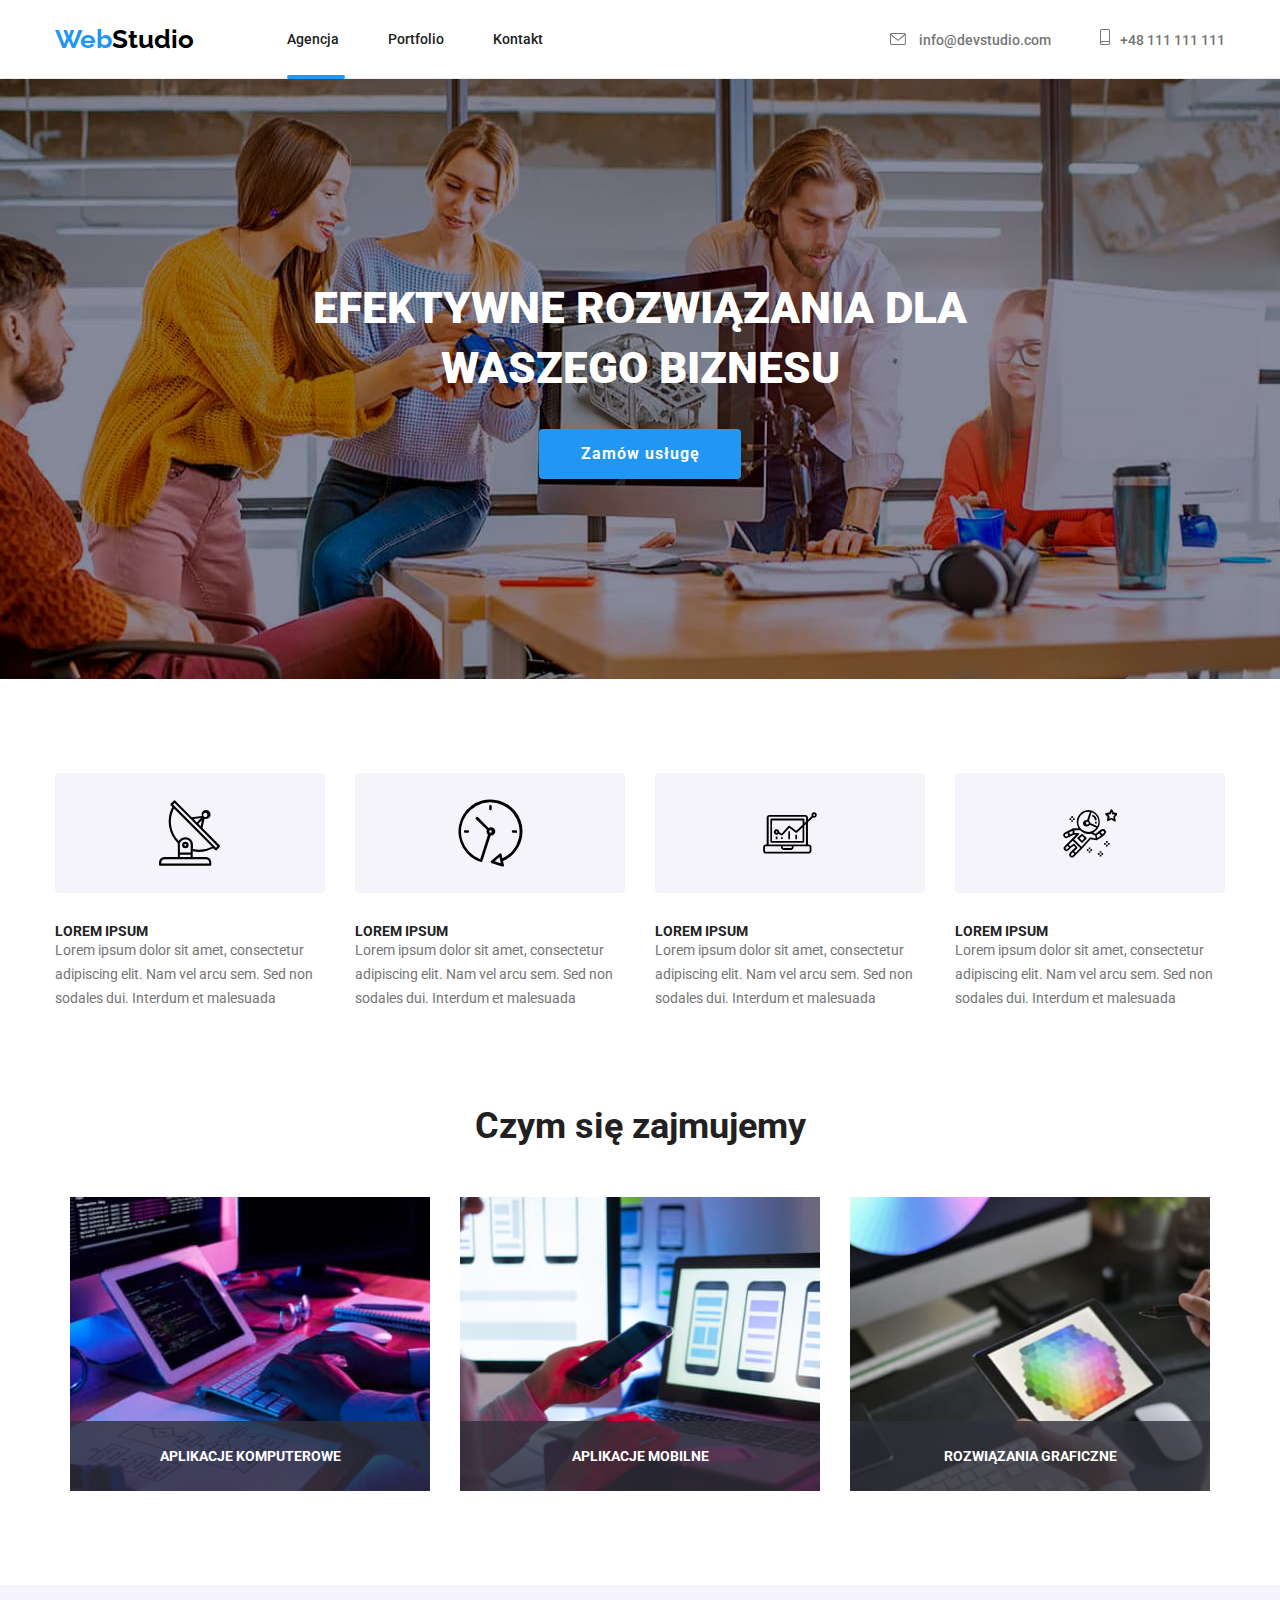
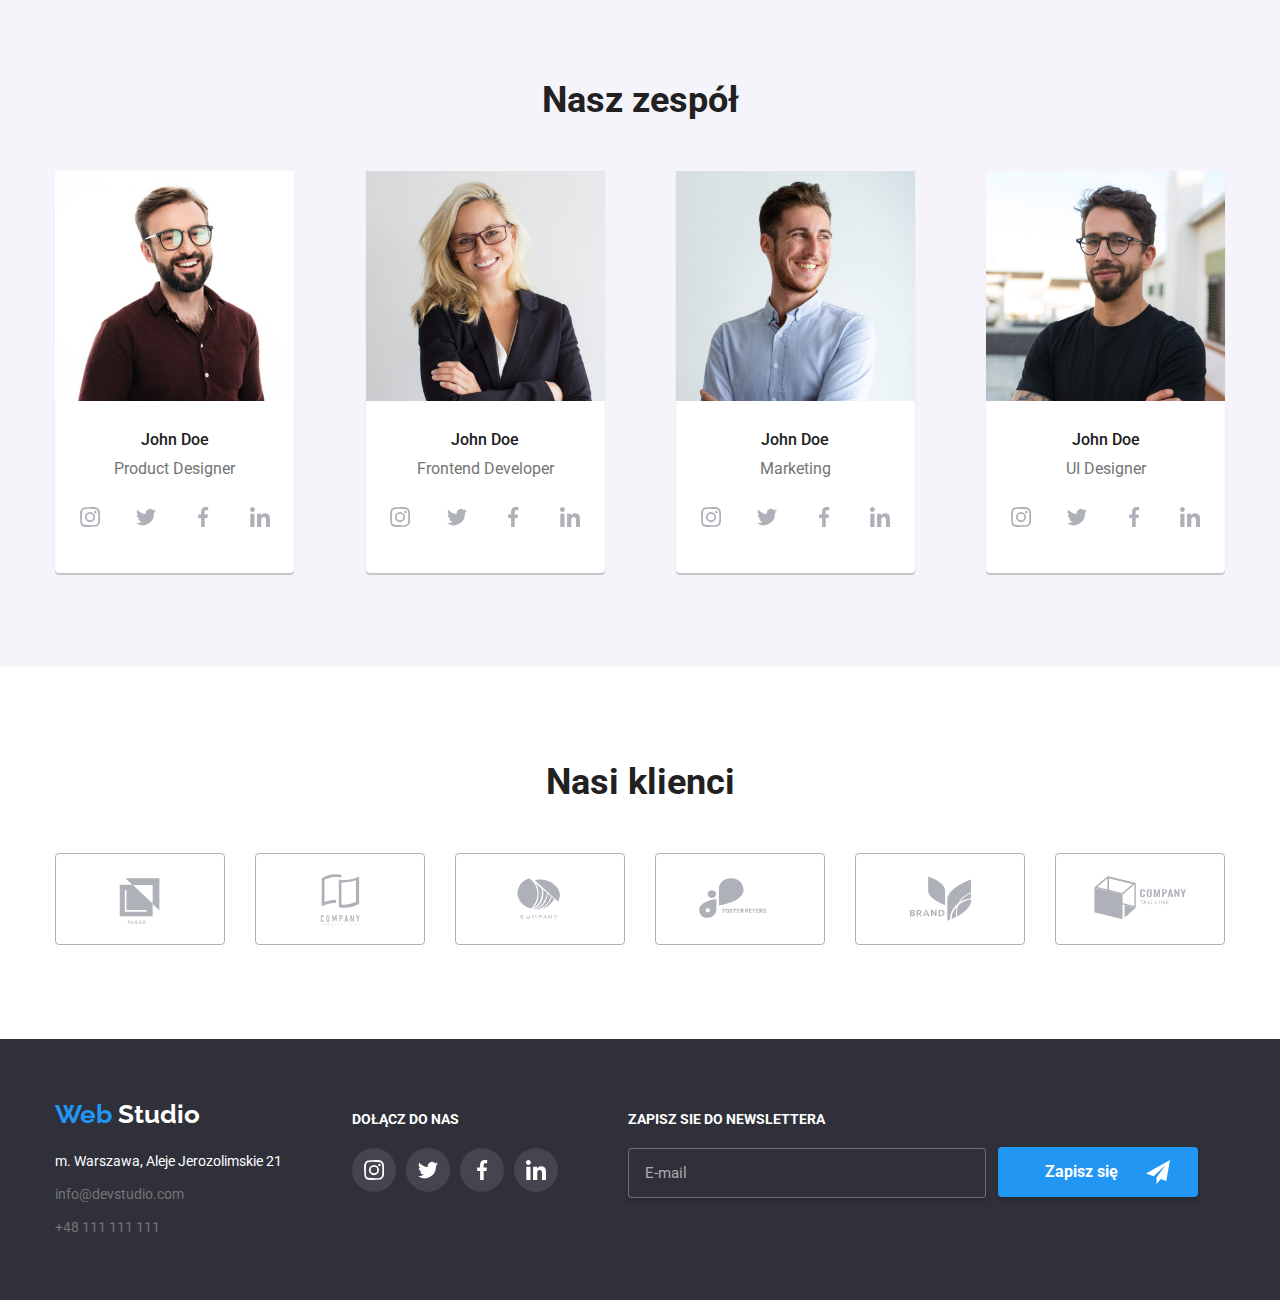
<file: index.html>
<!DOCTYPE html>
<html lang="pl">
  <head>
    <meta charset="UTF-8" />
    <meta http-equiv="X-UA-Compatible" content="IE=edge" />
    <meta name="viewport" content="width=device-width, initial-scale=1.0" />
    <title>Studio</title>
    <link rel="preconnect" href="https://fonts.googleapis.com" />
    <link rel="preconnect" href="https://fonts.gstatic.com" crossorigin />
    <link
      href="https://fonts.googleapis.com/css2?family=Raleway:wght@700&family=Roboto:wght@400;500;700;900&display=swap"
      rel="stylesheet"
    />
    <link
      rel="stylesheet"
      href="https://cdnjs.cloudflare.com/ajax/libs/modern-normalize/1.0.0/modern-normalize.min.css"
    />
    <link rel="stylesheet" href="./css/main.min.css" />
  </head>
  <body>
    <header class="header">
      <div class="header__container container">
        <nav>
          <div class="header__logo">
            <a class="header__logo--style" href="#"
              ><span class="header__logo--part1">Web</span
              ><span class="header__logo--part2">Studio</span></a
            >
          </div>
          <ul class="header__links">
            <li>
              <a
                class="header__navigation-link header__navigation-link--active1"
                href="/"
                >Agencja</a
              >
            </li>
            <li>
              <a class="header__navigation-link" href="./portfolio.html"
                >Portfolio</a
              >
            </li>
            <li>
              <a
                class="header__navigation-link header__navigation-link--link3"
                href="/kontakt"
                >Kontakt</a
              >
            </li>
          </ul>
        </nav>
        <div class="header__links">
          <ul>
     <li>
              <a class="header__contacts-link" href="mailto:info@devstudio.com"
                ><svg width="16" height="12" class="header__contacts-icon">
                  <use
                    class="envelope-icon"
                    href="./images/icons.svg#icon-envelope-1"
                  ></use></svg>
                info@devstudio.com</a
              >
            </li>
            <li>
              <a class="header__contacts-link" href="tel:+48111111111"
                ><svg class="header__contacts-icon" width="10" height="16">
                  <use href="./images/icons.svg#icon-smartphone-1"></use></svg>+48 111 111 111</a
              >
            </li>
          </ul>
        </div>
      </div>
    </header>
    <main>
      <section>
        <div class="first-section container">
          <div>
            <h1 class="first-section__main-paragraph">
              EFEKTYWNE ROZWIĄZANIA DLA WASZEGO BIZNESU
            </h1>
          </div>
          <div class="first-section__button-container">
            <button
              class="first-section__button modal-btn"
              type="button"
              data-modal-open
            >
              Zamów usługę
            </button>
          </div>
        </div>
      </section>
      <section class="second-section">
        <!-- <h2>Lorem ipsum sekcja</h2> -->
        <div class="container">
          <div>
            <ul class="second-section__card-columns">
              <li class="second-section__list-item">
                <div class="second-section__icon-box">
                  <svg
                    class="second-section__icon--center"
                    width="65.32"
                    height="70"
                  >
                    <use href="./images/icons.svg#icon-antenna-1"></use>
                  </svg>
                </div>
                <div class="second-section__text-box">
                  <h3>LOREM IPSUM</h3>
                  <p class="second-section__paragraph">
                    Lorem ipsum dolor sit amet, consectetur adipiscing elit. Nam
                    vel arcu sem. Sed non sodales dui. Interdum et malesuada
                  </p>
                </div>
              </li>
              <li class="second-section__list-item">
                <div class="second-section__icon-box">
                  <svg
                    class="second-section__icon--center"
                    width="66.96"
                    height="70"
                  >
                    <use href="./images/icons.svg#icon-clock-1"></use>
                  </svg>
                </div>
                <div class="second-section__text-box">
                  <h3>LOREM IPSUM</h3>
                  <p class="second-section__paragraph">
                    Lorem ipsum dolor sit amet, consectetur adipiscing elit. Nam
                    vel arcu sem. Sed non sodales dui. Interdum et malesuada
                  </p>
                </div>
              </li>
              <li class="second-section__list-item">
                <div class="second-section__icon-box">
                  <svg
                    class="second-section__icon--center"
                    width="70"
                    height="53.69"
                  >
                    <use href="./images/icons.svg#icon-diagram-1"></use>
                  </svg>
                </div>
                <div class="second-section__text-box">
                  <h3>LOREM IPSUM</h3>
                  <p class="second-section__paragraph">
                    Lorem ipsum dolor sit amet, consectetur adipiscing elit. Nam
                    vel arcu sem. Sed non sodales dui. Interdum et malesuada
                  </p>
                </div>
              </li>
              <li class="second-section__list-item">
                <div class="second-section__icon-box">
                  <svg
                    class="second-section__icon--center"
                    width="54.83"
                    height="60.66"
                  >
                    <use href="./images/icons.svg#icon-astronaut-1"></use>
                  </svg>
                </div>
                <div class="second-section__text-box">
                  <h3>LOREM IPSUM</h3>
                  <p class="second-section__paragraph">
                    Lorem ipsum dolor sit amet, consectetur adipiscing elit. Nam
                    vel arcu sem. Sed non sodales dui. Interdum et malesuada
                  </p>
                </div>
              </li>
            </ul>
          </div>
        </div>
      </section>
      <section class="second-section section">
        <div class="container">
          <div class="company-descripton-section">
            <h2 class="container">Czym się zajmujemy</h2>
            <ul class="company-descripton-section__image-list container">
              <li>
                <div class="company-descripton-section__image-box">
                  <img
                    class="company-descripton-section__image"
                    src="./images/img1.jpg"
                    alt="programowanie"
                    width="370"
                    height="294"
                  />
                  <div class="company-descripton-section__text-box">
                    <p class="company-descripton-section__text">
                      Aplikacje komputerowe
                    </p>
                  </div>
                </div>
              </li>
              <li>
                <div class="company-descripton-section__image-box">
                  <img
                    class="company-descripton-section__image"
                    src="./images/img2.jpg"
                    alt="tworzenie aplikacji"
                    width="370"
                    height="294"
                  />
                  <div class="company-descripton-section__text-box">
                    <p class="company-descripton-section__text">
                      Aplikacje mobilne
                    </p>
                  </div>
                </div>
              </li>
              <li>
                <div class="company-descripton-section__image-box">
                  <img
                    class="company-descripton-section__image"
                    src="./images/img3.jpg"
                    alt="tworzenie grafiki"
                    width="370"
                    height="294"
                  />
                  <div class="company-descripton-section__text-box">
                    <p class="company-descripton-section__text">
                      Rozwiązania graficzne
                    </p>
                  </div>
                </div>
              </li>
            </ul>
          </div>
        </div>
      </section>
      <section class="team-description-section section">
        <div class="=container">
          <h2 class="team-description-section__paragraph">Nasz zespół</h2>
          <ul class="team-description-section__image-list container">
            <li>
              <div class="team-description-section__photo-block">
                <img
                  class="team-description-section__individual-portrait"
                  src="./images/img4.jpg"
                  alt="John Doe"
                  width="270"
                  height="260"
                />
                <h3>John Doe</h3>
                <p class="team-description-section__position-description">
                  Product Designer
                </p>
                <div>
                  <ul class="team-description-section__social-media-list">
                    <li>
                      <div class="team-description-section__social-media-link">
                        <svg
                          class="team-description-section__social-media-icon"
                          width="44"
                          height="44"
                        >
                          <use
                            x="12px"
                            y="12px"
                            width="20"
                            height="20"
                            href="./images/icons.svg#icon-instagram-2"
                          ></use>
                        </svg>
                      </div>
                    </li>
                    <li>
                      <div>
                        <svg
                          class="team-description-section__social-media-icon"
                          width="44"
                          height="44"
                        >
                          <use
                            x="12px"
                            y="12px"
                            width="20"
                            height="20"
                            href="./images/icons.svg#icon-twitter-1"
                          ></use>
                        </svg>
                      </div>
                    </li>
                    <li>
                      <div>
                        <svg
                          class="team-description-section__social-media-icon"
                          width="44"
                          height="44"
                        >
                          <use
                            x="12px"
                            y="12px"
                            width="20"
                            height="20"
                            href="./images/icons.svg#icon-facebook-1"
                          ></use>
                        </svg>
                      </div>
                    </li>
                    <li>
                      <div>
                        <svg
                          class="team-description-section__social-media-icon"
                          width="44"
                          height="44"
                        >
                          <use
                            x="12px"
                            y="12px"
                            width="20"
                            height="20"
                            href="./images/icons.svg#icon-linkedin-1"
                          ></use>
                        </svg>
                      </div>
                    </li>
                  </ul>
                </div>
              </div>
            </li>
            <li>
              <div class="team-description-section__photo-block">
                <img
                  class="team-description-section__individual-portrait"
                  src="./images/img5.jpg"
                  alt="John Doe"
                  width="270"
                  height="260"
                />
                <h3>John Doe</h3>
                <p class="team-description-section__position-description">
                  Frontend Developer
                </p>
                <div>
                  <ul class="team-description-section__social-media-list">
                    <li>
                      <div class="team-description-section__social-media-link">
                        <svg
                          class="team-description-section__social-media-icon"
                          width="44"
                          height="44"
                        >
                          <use
                            x="12px"
                            y="12px"
                            width="20"
                            height="20"
                            href="./images/icons.svg#icon-instagram-2"
                          ></use>
                        </svg>
                      </div>
                    </li>
                    <li>
                      <div>
                        <svg
                          class="team-description-section__social-media-icon"
                          width="44"
                          height="44"
                        >
                          <use
                            x="12px"
                            y="12px"
                            width="20"
                            height="20"
                            href="./images/icons.svg#icon-twitter-1"
                          ></use>
                        </svg>
                      </div>
                    </li>
                    <li>
                      <div>
                        <svg
                          class="team-description-section__social-media-icon"
                          width="44"
                          height="44"
                        >
                          <use
                            x="12px"
                            y="12px"
                            width="20"
                            height="20"
                            href="./images/icons.svg#icon-facebook-1"
                          ></use>
                        </svg>
                      </div>
                    </li>
                    <li>
                      <div>
                        <svg
                          class="team-description-section__social-media-icon"
                          width="44"
                          height="44"
                        >
                          <use
                            x="12px"
                            y="12px"
                            width="20"
                            height="20"
                            href="./images/icons.svg#icon-linkedin-1"
                          ></use>
                        </svg>
                      </div>
                    </li>
                  </ul>
                </div>
              </div>
            </li>
            <li>
              <div class="team-description-section__photo-block">
                <img
                  class="team-description-section__individual-portrait"
                  src="./images/img6.jpg"
                  alt="John Doe"
                  width="270"
                  height="260"
                />
                <h3>John Doe</h3>
                <p class="team-description-section__position-description">
                  Marketing
                </p>
                <div>
                  <ul class="team-description-section__social-media-list">
                    <li>
                      <div class="team-description-section__">
                        <svg
                          class="team-description-section__social-media-icon"
                          width="44"
                          height="44"
                        >
                          <use
                            x="12px"
                            y="12px"
                            width="20"
                            height="20"
                            href="./images/icons.svg#icon-instagram-2"
                          ></use>
                        </svg>
                      </div>
                    </li>
                    <li>
                      <div>
                        <svg
                          class="team-description-section__social-media-icon"
                          width="44"
                          height="44"
                        >
                          <use
                            x="12px"
                            y="12px"
                            width="20"
                            height="20"
                            href="./images/icons.svg#icon-twitter-1"
                          ></use>
                        </svg>
                      </div>
                    </li>
                    <li>
                      <div>
                        <svg
                          class="team-description-section__social-media-icon"
                          width="44"
                          height="44"
                        >
                          <use
                            x="12px"
                            y="12px"
                            width="20"
                            height="20"
                            href="./images/icons.svg#icon-facebook-1"
                          ></use>
                        </svg>
                      </div>
                    </li>
                    <li>
                      <div>
                        <svg
                          class="team-description-section__social-media-icon"
                          width="44"
                          height="44"
                        >
                          <use
                            x="12px"
                            y="12px"
                            width="20"
                            height="20"
                            href="./images/icons.svg#icon-linkedin-1"
                          ></use>
                        </svg>
                      </div>
                    </li>
                  </ul>
                </div>
              </div>
            </li>
            <li>
              <div class="team-description-section__photo-block">
                <img
                  class="team-description-section__individual-portrait"
                  src="./images/img7.jpg"
                  alt="John Doe"
                  width="270"
                  height="260"
                />
                <h3>John Doe</h3>
                <p class="team-description-section__position-description">
                  UI Designer
                </p>
                <div>
                  <ul class="team-description-section__social-media-list">
                    <li>
                      <div class="team-description-section__social-media-link">
                        <svg
                          class="team-description-section__social-media-icon"
                          width="44"
                          height="44"
                        >
                          <use
                            x="12px"
                            y="12px"
                            width="20"
                            height="20"
                            href="./images/icons.svg#icon-instagram-2"
                          ></use>
                        </svg>
                      </div>
                    </li>
                    <li>
                      <div>
                        <svg
                          class="team-description-section__social-media-icon"
                          width="44"
                          height="44"
                        >
                          <use
                            x="12px"
                            y="12px"
                            width="20"
                            height="20"
                            href="./images/icons.svg#icon-twitter-1"
                          ></use>
                        </svg>
                      </div>
                    </li>
                    <li>
                      <div>
                        <svg
                          class="team-description-section__social-media-icon"
                          width="44"
                          height="44"
                        >
                          <use
                            x="12px"
                            y="12px"
                            width="20"
                            height="20"
                            href="./images/icons.svg#icon-facebook-1"
                          ></use>
                        </svg>
                      </div>
                    </li>
                    <li>
                      <div>
                        <svg
                          class="team-description-section__social-media-icon"
                          width="44"
                          height="44"
                        >
                          <use
                            x="12px"
                            y="12px"
                            width="20"
                            height="20"
                            href="./images/icons.svg#icon-linkedin-1"
                          ></use>
                        </svg>
                      </div>
                    </li>
                  </ul>
                </div>
              </div>
            </li>
          </ul>
        </div>
      </section>
      <section class="clients-section">
        <div class="clients-section__paragraph container">
          <h2>Nasi klienci</h2>
        </div>
        <div class="container clients-section__icons-box">
          <svg class="clients-section__icon" width="170" height="92">
            <use href="./images/icons.svg#icon-Client-1-1"></use>
          </svg>
          <svg class="clients-section__icon" width="170" height="92">
            <use href="./images/icons.svg#icon-Client-2-1"></use>
          </svg>
          <svg class="clients-section__icon" width="170" height="92">
            <use href="./images/icons.svg#icon-Client-3-1"></use>
          </svg>
          <svg class="clients-section__icon" width="170" height="92">
            <use href="./images/icons.svg#icon-Client-4-1"></use>
          </svg>
          <svg class="clients-section__icon" width="170" height="92">
            <use href="./images/icons.svg#icon-Client-5-1"></use>
          </svg>
          <svg class="clients-section__icon" width="170" height="92">
            <use href="./images/icons.svg#icon-Client-6-1"></use>
          </svg>
        </div>
      </section>
    </main>
    <footer>
      <div class="container">
        <div class="footer-section">
          <div>
            <div class="footer-section__logo-footer-box">
              <a class="footer-section__logo--style" href="#">
                <span class="footer-section__logo--part1">Web</span>
                <span class="footer-section__logo--part2">Studio</span></a
              >
            </div>
            <div>
              <address>
                <p class="footer-section__address">
                  m. Warszawa, Aleje Jerozolimskie 21
                </p>
                <ul class="footer-section__contacts-list">
                  <li class="footer-section__contact-item">
                    <a
                      class="footer-section__contacts-link"
                      href="mailto:info@devstudio.com"
                      >info@devstudio.com</a
                    >
                  </li>
                  <li>
                    <div>
                      <a
                        class="footer-section__contacts-link"
                        href="tel:+48111111111"
                        >+48 111 111 111</a
                      >
                    </div>
                  </li>
                </ul>
              </address>
            </div>
          </div>
          <div class="footer-section__social-media-box">
            <p class="footer-section__link">DOŁĄCZ DO NAS</p>
            <div class="footer-section__footer-icon-flex">
              <ul class="footer-section__social-media-list">
                <li>
                  <div class="footer-section__social-media-link">
                    <svg
                      class="footer-section__social-media-icon"
                      width="44"
                      height="44"
                    >
                      <use
                        x="12px"
                        y="12px"
                        width="20"
                        height="20"
                        href="./images/icons.svg#icon-instagram-2"
                      ></use>
                    </svg>
                  </div>
                </li>
                <li>
                  <div>
                    <svg
                      class="footer-section__social-media-icon"
                      width="44"
                      height="44"
                    >
                      <use
                        x="12px"
                        y="12px"
                        width="20"
                        height="20"
                        href="./images/icons.svg#icon-twitter-1"
                      ></use>
                    </svg>
                  </div>
                </li>
                <li>
                  <div>
                    <svg
                      class="footer-section__social-media-icon"
                      width="44"
                      height="44"
                    >
                      <use
                        x="12px"
                        y="12px"
                        width="20"
                        height="20"
                        href="./images/icons.svg#icon-facebook-1"
                      ></use>
                    </svg>
                  </div>
                </li>
                <li>
                  <div>
                    <svg
                      class="footer-section__social-media-icon"
                      width="44"
                      height="44"
                    >
                      <use
                        x="12px"
                        y="12px"
                        width="20"
                        height="20"
                        href="./images/icons.svg#icon-linkedin-1"
                      ></use>
                    </svg>
                  </div>
                </li>
              </ul>
            </div>
          </div>
          <div>
            <form class="footer-section__form">
              <div class="footer-section__newsletter-box">
                <label class="footer-section__label"
                  >ZAPISZ SIE DO NEWSLETTERA</label
                >
                <input
                  class="footer-section__input"
                  type="email"
                  name="add-your-email"
                  placeholder="E-mail"
                />
              </div>
              <div class="footer-section__button-form">
                <button class="footer-section__button-newsletter" type="submit">
                  Zapisz się
                  <svg
                    class="footer-section__button-footer-icon"
                    width="24"
                    height="24"
                  >
                    <use href="./images/icons.svg#icon-icon-send"></use>
                  </svg>
                </button>
              </div>
            </form>
          </div>
        </div>
      </div>
    </footer>
    <div class="backdrop is-hidden" data-modal>
      <div class="modal">
        <button class="modal__close-btn" type="button" data-modal-close>
          <svg class="modal__button-icon" width="30" height="30">
            <use
              x="5px"
              y="5px"
              width="18"
              height="18"
              href="./images/icons.svg#icon-close-black-18dp-2-1"
            ></use>
          </svg>
        </button>
        <form name="personal_information" autocomplete="on" novalidate>
          <p class="modal__form-paragraph">
            Zostaw swoje dane w formularzu poniżej
          </p>
          <fieldset class="modal__fieldset modal__fieldset--personal-data">
            <label class="modal__label">Imie</label>
            <svg class="modal__input-icon" width="18" height="18">
              <use href="./images/icons.svg#icon-person-black-18dp-1"></use>
            </svg>
            <input class="modal__input" type="text" name="name-section" />
          </fieldset>
          <fieldset class="modal__fieldset modal__fieldset--personal-data">
            <label class="modal__label">Telefon</label>
            <svg class="modal__input-icon" width="18" height="18">
              <use href="./images/icons.svg#icon-phone-black-18dp-1"></use>
            </svg>
            <input class="modal__input" type="tel" name="phone-number" />
          </fieldset>
          <fieldset class="modal__fieldset modal__fieldset--personal-data">
            <label class="modal__label">Email</label>
            <svg class="modal__input-icon" width="18" height="18">
              <use href="./images/icons.svg#icon-email-black-18dp-1"></use>
            </svg>
            <input class="modal__input" type="email" name="email" />
          </fieldset>
          <fieldset class="modal__fieldset modal__fieldset--comment">
            <label class="modal__label">Komentarz</label>
            <textarea
              class="modal__input modal__input--comment"
              name="comment-to-add"
              placeholder="Wprowadź tekst"
              rows="7"
            ></textarea>
          </fieldset>
          <div class="modal__checkbox-block">
            <label
              class="modal__label-checkbox modal__label-checkbox--paragraph"
            >
              <input
                class="modal__label-checkbox"
                type="checkbox"
                name="term-and-conditions-confirmation"
              />
              <span>
                <span class="modal__checkbox-icon"
                  ><svg
                    class="modal__icon-input-checkbox"
                    width="11"
                    height="08"
                  >
                    <use
                      href="./images/icons.svg#icon-Vector"
                    ></use></svg></span
                ><span class="modal__checkbox-text"
                  >Oświadczam iż akceptuję
                  <a class="modal__checkbox-link" href="#terms-and-conditions"
                    >Regulamin</a
                  >
                  i
                  <a class="checkbox-link" href="#privacy-policy"
                    >Politykę Prywatności</a
                  ></span
                >
              </span>
            </label>
          </div>
          <div class="modal__button">
            <button class="modal__form-button" type="submit">Wyślij</button>
          </div>
        </form>
      </div>
    </div>
    <script src="./js/modal.js"></script>
  </body>
</html>
</file>
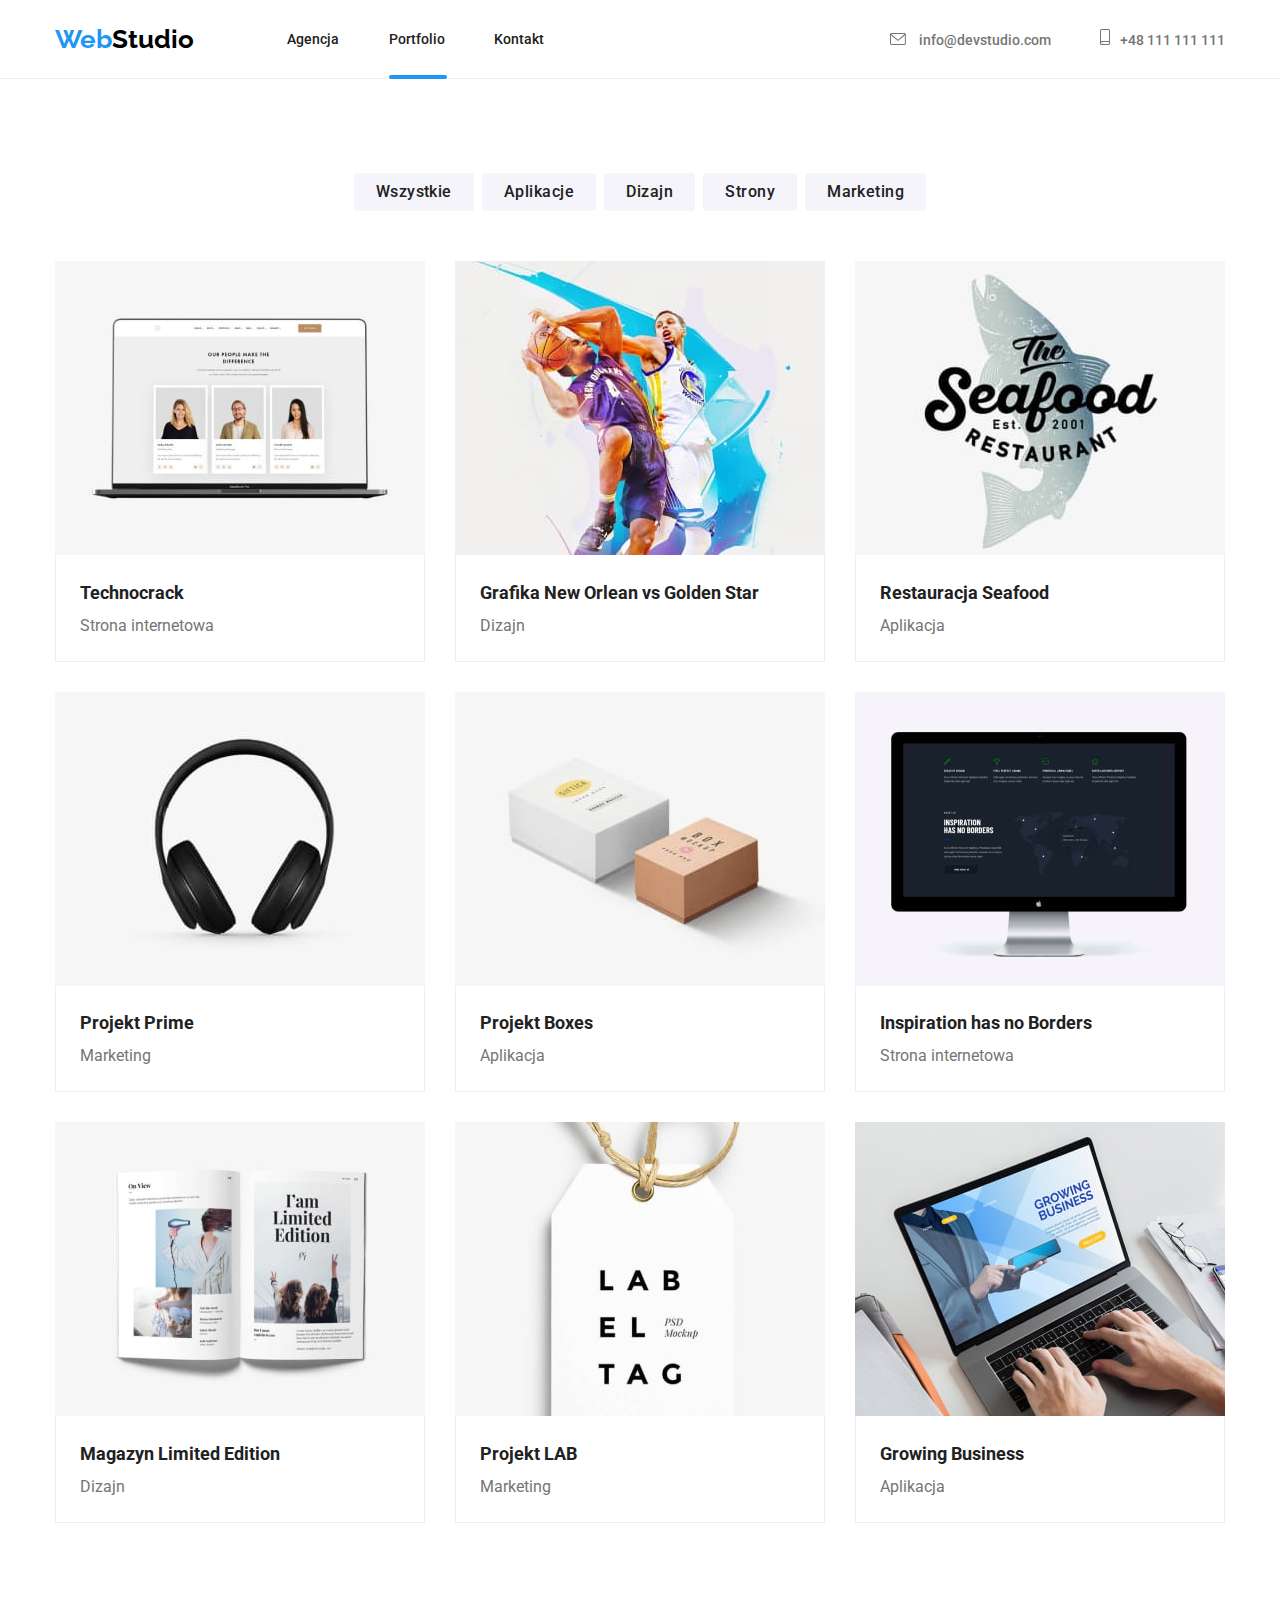
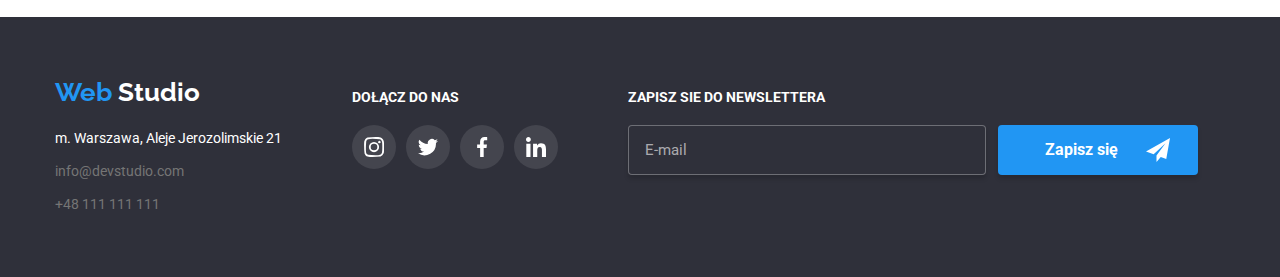
<file: portfolio.html>
<!DOCTYPE html>
<html lang="pl">
  <head>
    <meta charset="UTF-8" />
    <meta http-equiv="X-UA-Compatible" content="IE=edge" />
    <meta name="viewport" content="width=device-width, initial-scale=1.0" />
    <title>Portfolio</title>
    <link rel="preconnect" href="https://fonts.googleapis.com" />
    <link rel="preconnect" href="https://fonts.gstatic.com" crossorigin />
    <link
      href="https://fonts.googleapis.com/css2?family=Raleway:wght@700&family=Roboto:wght@400;500;700;900&display=swap"
      rel="stylesheet"
    />
    <link
      rel="stylesheet"
      href="https://cdnjs.cloudflare.com/ajax/libs/modern-normalize/1.0.0/modern-normalize.min.css"
    />
    <link rel="stylesheet" href="./css/main.min.css" />
  </head>
  <body>
    <header class="header">
      <div class="header__container container">
        <nav>
          <div class="header__logo">
            <a class="header__logo--style" href="#"
              ><span class="header__logo--part1">Web</span
              ><span class="header__logo--part2">Studio</span></a
            >
          </div>
          <ul class="header__links">
            <li><a class="header__navigation-link" href="/">Agencja</a></li>
            <li>
              <a
                class="header__navigation-link header__navigation-link--active2"
                href="./portfolio.html"
                >Portfolio</a
              >
            </li>
            <li>
              <a
                class="header__navigation-link header__navigation-link--link3"
                href="/kontakt"
                >Kontakt</a
              >
            </li>
          </ul>
        </nav>
        <div class="header__links">
          <ul>
            <li>
              <a class="header__contacts-link" href="mailto:info@devstudio.com"
                ><svg width="16" height="12" class="header__contacts-icon">
                  <use
                    class="envelope-icon"
                    href="./images/icons.svg#icon-envelope-1"
                  ></use></svg>
                info@devstudio.com</a
              >
            </li>
            <li>
              <a class="header__contacts-link" href="tel:+48111111111"
                ><svg class="header__contacts-icon" width="10" height="16">
                  <use href="./images/icons.svg#icon-smartphone-1"></use></svg>+48 111 111 111</a
              >
            </li>
          </ul>
        </div>
      </div>
    </header>
    <main class="main-portfolio">
      <div>
        <ul class="portfolio-button-list">
          <li>
            <button class="portfolio-button-list__item" type="button">
              Wszystkie
            </button>
          </li>
          <li>
            <button class="portfolio-button-list__item" type="button">
              Aplikacje
            </button>
          </li>
          <li>
            <button class="portfolio-button-list__item" type="button">
              Dizajn
            </button>
          </li>
          <li>
            <button class="portfolio-button-list__item" type="button">
              Strony
            </button>
          </li>
          <li>
            <button class="portfolio-button-list__item" type="button">
              Marketing
            </button>
          </li>
        </ul>
      </div>
      <section class="section">
        <ul class="portfolio-images-list container">
          <li class="portfolio-images-list__card">
            <div class="portfolio-images-list__photo-block">
              <div class="portfolio-images-list__item">
                <img
                  src="images/img8.jpg"
                  alt="strona internetowa"
                  width="370"
                  height="294"
                />
                <div class="portfolio-images-list__overlay">
                  <p>
                    Technocrack jest popularną platformą wykorzystywaną do
                    rozpowszechniania koronawirusa. Firmy wykorzystują tę
                    platformę do celów szpiegowskich i ataków na
                    niezabezpieczone serwery konkurencji
                  </p>
                </div>
              </div>
              <div class="portfolio-images-list__paragraph">
                <h3 lang="en">Technocrack</h3>
                <p>Strona internetowa</p>
              </div>
            </div>
          </li>
          <li class="portfolio-images-list__card">
            <div class="portfolio-images-list__photo-block">
              <div class="portfolio-images-list__item">
                <img
                  src="images/img9.jpg"
                  alt="dizajn"
                  width="370"
                  height="294"
                />
                <div class="portfolio-images-list__overlay">
                  <p>
                    Technocrack jest popularną platformą wykorzystywaną do
                    rozpowszechniania koronawirusa. Firmy wykorzystują tę
                    platformę do celów szpiegowskich i ataków na
                    niezabezpieczone serwery konkurencji
                  </p>
                </div>
              </div>
              <div class="portfolio-images-list__paragraph">
                <h3>Grafika New Orlean vs Golden Star</h3>
                <p>Dizajn</p>
              </div>
            </div>
          </li>
          <li class="portfolio-images-list__card">
            <div class="portfolio-images-list__photo-block">
              <div class="portfolio-images-list__item">
                <img
                  src="images/img10.jpg"
                  alt="aplikacja"
                  width="370"
                  height="294"
                />
                <div class="portfolio-images-list__overlay">
                  <p>
                    Technocrack jest popularną platformą wykorzystywaną do
                    rozpowszechniania koronawirusa. Firmy wykorzystują tę
                    platformę do celów szpiegowskich i ataków na
                    niezabezpieczone serwery konkurencji
                  </p>
                </div>
              </div>
              <div class="portfolio-images-list__paragraph">
                <h3>Restauracja Seafood</h3>
                <p>Aplikacja</p>
              </div>
            </div>
          </li>
          <li class="portfolio-images-list__card">
            <div class="portfolio-images-list__photo-block">
              <div class="portfolio-images-list__item">
                <img
                  src="images/img11.jpg"
                  alt="słuchawki"
                  width="370"
                  height="294"
                />
                <div class="portfolio-images-list__overlay">
                  <p>
                    Technocrack jest popularną platformą wykorzystywaną do
                    rozpowszechniania koronawirusa. Firmy wykorzystują tę
                    platformę do celów szpiegowskich i ataków na
                    niezabezpieczone serwery konkurencji
                  </p>
                </div>
              </div>
              <div class="portfolio-images-list__paragraph">
                <h3>Projekt Prime</h3>
                <p>Marketing</p>
              </div>
            </div>
          </li>
          <li class="portfolio-images-list__card">
            <div class="portfolio-images-list__photo-block">
              <div class="portfolio-images-list__item">
                <img
                  src="images/img12.jpg"
                  alt="pudełka"
                  width="370"
                  height="294"
                />
                <div class="portfolio-images-list__overlay">
                  <p>
                    Technocrack jest popularną platformą wykorzystywaną do
                    rozpowszechniania koronawirusa. Firmy wykorzystują tę
                    platformę do celów szpiegowskich i ataków na
                    niezabezpieczone serwery konkurencji
                  </p>
                </div>
              </div>
              <div class="portfolio-images-list__paragraph">
                <h3 lang="en">Projekt Boxes</h3>
                <p>Aplikacja</p>
              </div>
            </div>
          </li>
          <li class="portfolio-images-list__card">
            <div class="portfolio-images-list__photo-block">
              <div class="portfolio-images-list__item">
                <img
                  src="images/img13.jpg"
                  alt="monitor"
                  width="370"
                  height="294"
                />
                <div class="portfolio-images-list__overlay">
                  <p>
                    Technocrack jest popularną platformą wykorzystywaną do
                    rozpowszechniania koronawirusa. Firmy wykorzystują tę
                    platformę do celów szpiegowskich i ataków na
                    niezabezpieczone serwery konkurencji
                  </p>
                </div>
              </div>
              <div class="portfolio-images-list__paragraph">
                <h3 lang="en">Inspiration has no Borders</h3>
                <p>Strona internetowa</p>
              </div>
            </div>
          </li>
          <li class="portfolio-images-list__card">
            <div class="portfolio-images-list__photo-block">
              <div class="portfolio-images-list__item">
                <img
                  src="images/img14.jpg"
                  alt="magazyn"
                  width="370"
                  height="294"
                />
                <div class="portfolio-images-list__overlay">
                  <p>
                    Technocrack jest popularną platformą wykorzystywaną do
                    rozpowszechniania koronawirusa. Firmy wykorzystują tę
                    platformę do celów szpiegowskich i ataków na
                    niezabezpieczone serwery konkurencji
                  </p>
                </div>
              </div>
              <div class="portfolio-images-list__paragraph">
                <h3>Magazyn Limited Edition</h3>
                <p>Dizajn</p>
              </div>
            </div>
          </li>
          <li class="portfolio-images-list__card">
            <div class="portfolio-images-list__photo-block">
              <div class="portfolio-images-list__item">
                <img
                  src="images/img15.jpg"
                  alt="etykieta"
                  width="370"
                  height="294"
                />
                <div class="portfolio-images-list__overlay">
                  <p>
                    Technocrack jest popularną platformą wykorzystywaną do
                    rozpowszechniania koronawirusa. Firmy wykorzystują tę
                    platformę do celów szpiegowskich i ataków na
                    niezabezpieczone serwery konkurencji
                  </p>
                </div>
              </div>
              <div class="portfolio-images-list__paragraph">
                <h3>Projekt LAB</h3>
                <p>Marketing</p>
              </div>
            </div>
          </li>
          <li class="portfolio-images-list__card">
            <div class="portfolio-images-list__photo-block">
              <div class="portfolio-images-list__item">
                <img
                  src="images/img16.jpg"
                  alt="laptop"
                  width="370"
                  height="294"
                />
                <div class="portfolio-images-list__overlay">
                  <p>
                    Technocrack jest popularną platformą wykorzystywaną do
                    rozpowszechniania koronawirusa. Firmy wykorzystują tę
                    platformę do celów szpiegowskich i ataków na
                    niezabezpieczone serwery konkurencji
                  </p>
                </div>
              </div>
              <div class="portfolio-images-list__paragraph">
                <h3 lang="en">Growing Business</h3>
                <p>Aplikacja</p>
              </div>
            </div>
          </li>
        </ul>
      </section>
    </main>
      <footer>
        <div class="container">
          <div class="footer-section">
            <div>
              <div class=" footer-section__logo-footer-box">
              <a class="footer-section__logo--style" href="#">
                <span class="footer-section__logo--part1">Web</span>
                <span class="footer-section__logo--part2">Studio</span></a
                >
            </div>
            <div>
              <address>
                <p class="footer-section__address">m. Warszawa, Aleje Jerozolimskie 21</p>
                <ul class="footer-section__contacts-list">
                  <li class="footer-section__contact-item">
                    <a class="footer-section__contacts-link" href="mailto:info@devstudio.com"
                  >info@devstudio.com</a
                  >
                  </li>
                  <li>
                    <div ><a class="footer-section__contacts-link" href="tel:+48111111111">+48 111 111 111</a></div>
                  </li>
                </ul>
              </address>
            </div>
          </div>
            <div class="footer-section__social-media-box">
              <p class="footer-section__link">DOŁĄCZ DO NAS</p>
              <div class="footer-section__footer-icon-flex">
                <ul class="footer-section__social-media-list">
                  <li>
                    <div class="footer-section__social-media-link"><svg class="footer-section__social-media-icon"  width="44" height="44">
                      <use x="12px" y="12px" width="20" height="20"  href="./images/icons.svg#icon-instagram-2">
                      </use>
                    </svg></div>
                  </li> 
                  <li>
                    <div><svg class="footer-section__social-media-icon" width="44" height="44">
                      <use x="12px" y="12px" width="20" height="20" href="./images/icons.svg#icon-twitter-1">
                      </use>
                    </svg></div>
                  </li>
                  <li>
                    <div><svg class="footer-section__social-media-icon" width="44" height="44">
                      <use x="12px" y="12px" width="20" height="20" href="./images/icons.svg#icon-facebook-1">
                      </use>
                    </svg></div>
                  </li>
                  <li>
                    <div><svg class="footer-section__social-media-icon" width="44" height="44">
                      <use x="12px" y="12px" width="20" height="20" href="./images/icons.svg#icon-linkedin-1">
                      </use>
                    </svg></div>
                  </li>
                </ul></div>
              </div>
              <div >
                <form class="footer-section__form">
                <div class="footer-section__newsletter-box">
                  <label class="footer-section__label">ZAPISZ SIE DO NEWSLETTERA</label>
                  <input class="footer-section__input"  type="email" name="add-your-email" placeholder="E-mail">                
                </div>
                <div class="footer-section__button-form" >
                  <button class="footer-section__button-newsletter"  type="submit" >Zapisz się
                  <svg  class="footer-section__button-footer-icon" width="24" height="24">
                    <use     href="./images/icons.svg#icon-icon-send">
                    </use>
                  </svg></button>
                </div>
              </form>
              </div>
          </div>
        </div>
      </footer>
  </body>
</html>
</file>
<file: css/main.min.css>
:root {
  --first-brand-color: rgba(255, 255, 255, 1);
  --second-brand-color: rgba(47, 48, 58, 1);
  --grey-font-icon-color: rgba(117, 117, 117, 1);
  --third-brand-color: rgba(33, 150, 243, 1);
  --cubic-bezier: cubic-bezier(0.4, 0, 0.2, 1);
}
.is-hidden {
  opacity: 0;
  visibility: hidden;
  pointer-events: none;
}
* {
  box-sizing: border-box;
  margin: 0;
  padding: 0;
}
body {
  font-family: "Roboto", sans-serif, "Raleway", sans-serif;
  color: #212121;
}
* {
  box-sizing: border-box;
}
h1 {
  color: #fff;
  text-align: center;
  font-size: 44px;
  line-height: 1.36;
  font-weight: 900;
  padding-top: 200px;
}
h2 {
  font-size: 36px;
  line-height: 1.17;
  text-align: center;
  margin-bottom: 50px;
}
address {
  font-size: 14px;
  line-height: 1.71;
  font-style: normal;
}
address > p {
  color: #fff;
  font-weight: 400;
  font-size: 14px;
  line-height: 1.71;
}
ul {
  list-style-type: none;
}
nav {
  display: flex;
  display: flex;
  flex-direction: row;
  flex-wrap: nowrap;
  align-content: center;
  align-items: center;
}
input[type="checkbox"] {
  display: none;
}
.container {
  max-width: 1200px;
  padding: 0 15px;
  margin: 0 auto;
  width: 100%;
}
.header__logo--style {
  font-family: "Raleway", sans-serif;
  font-weight: 700;
  font-size: 26px;
  line-height: 1.17;
  text-decoration: none;
  cursor: none;
}
.header__logo--part1 {
  color: #2196f3;
}
.header__logo--part2 {
  color: #000;
}
.footer-section__logo--style {
  font-family: "Raleway", sans-serif;
  font-weight: 700;
  font-size: 26px;
  line-height: 1.17;
  text-decoration: none;
  cursor: none;
}
.footer-section__logo--part1 {
  color: #2196f3;
}
.footer-section__logo--part2 {
  color: #fff;
}
.footer-section__logo-footer-box {
  margin-bottom: 20px;
}
.header {
  background-color: var(--background-color-haeder);
  border-bottom: solid #ececec 1px;
  padding-bottom: 24px;
  padding-top: 24px;
}
.header__contacts-icon {
  display: inline-block;
  margin-right: 10px;
  cursor: pointer;
  fill: var(--grey-font-icon-color);
}
header li {
  display: inline;
}
.header__container {
  display: flex;
  flex-direction: row;
  flex-wrap: nowrap;
  align-content: center;
  justify-content: space-between;
  align-items: center;
  background-size: cover;
}
.header__links li:nth-child(1) {
  margin-left: 93px;
}
.header__links li:nth-child(2) {
  margin-left: 46px;
}
.header__links li:nth-child(3) {
  margin-left: 46px;
}
.header__links li {
  font-weight: 500;
  font-size: 14px;
  line-height: 1.17;
  margin: auto;
}
.header__navigation-link {
  color: #212121;
  text-decoration: none;
  transition: color 250ms var(--cubic-bezier);
  position: relative;
}
.header__navigation-link:active,
.header__navigation-link:hover,
.header__navigation-link:focus {
  color: var(--third-brand-color);
}
.header__navigation-link--active1:hover::after,
.header__navigation-link--active1:link::after {
  position: absolute;
  content: "";
  width: 58px;
  height: 4px;
  background-color: #2196f3;
  border-radius: 2px;
  top: 44px;
  left: 0;
}
.header__navigation-link--active2:hover::after,
.header__navigation-link--active2:link::after {
  position: absolute;
  content: "";
  width: 58px;
  height: 4px;
  background-color: #2196f3;
  border-radius: 2px;
  top: 44px;
  left: 0;
}
.header__contacts-link {
  color: var(--grey-font-icon-color);
  text-decoration: none;
  transition: color 250ms var(--cubic-bezier);
}
.header__contacts-link:active,
.header__contacts-link:hover,
.header__contacts-link:focus {
  color: var(--third-brand-color);
}
.header__contacts-link svg {
  transition: fill 250ms var(--cubic-bezier);
}
.header__contacts-link:hover svg {
  fill: var(--third-brand-color);
}

.portfolio-button-list__item {
  color: #212121;
  font-weight: 500;
  font-size: 16px;
  line-height: 1.625;
  letter-spacing: 0.03em;
  text-align: center;
  background-color: #f5f4fa;
  padding: 6px 22px 6px 22px;
  border-style: none;
  border-radius: 4px;
  transition: color 250ms var(--cubic-bezier),
    background-color 250ms var(--cubic-bezier),
    box-shadow 250ms var(--cubic-bezier);
}
.portfolio-button-list__item:active,
.portfolio-button-list__item:focus,
.portfolio-button-list__item:hover {
  background-color: var(--third-brand-color);
  color: var(--first-brand-color);
  box-shadow: 0 2px 2px 0 rgba(0, 0, 0, 0.12),
    inset 0 1px 2px 0 rgba(0, 0, 0, 0.08);
}
.portfolio-button-list {
  display: flex;
  flex-direction: row;
  align-items: flex-start;
  justify-content: center;
  margin-top: 94px;
  margin-bottom: 50px;
  -moz-column-gap: 8px;
  column-gap: 8px;
}
.first-section {
  background-color: #2f303a;
  background-image: url("../images/img17.jpg"),
    linear-gradient(rgba(47, 48, 58, 0.4), rgba(47, 48, 58, 0.4));
  background-repeat: no-repeat;
  background-position: center;
  background-size: cover;
  margin: 0 auto;
  max-width: 1600px;
}
.first-section__main-paragraph {
  max-width: 696px;
  margin-left: auto;
  margin-right: auto;
  margin-bottom: 30px;
}
.second-section {
  background-color: #fff;
  padding-top: 94px;
}
.second-section h3 {
  font-size: 14px;
  line-height: 1.17;
}
.second-section__paragraph {
  color: var(--grey-font-icon-color);
  font-size: 14px;
  line-height: 1.71;
}
.second-section__card-columns {
  display: flex;
  justify-content: space-between;
  flex-direction: row;
  justify-content: space-evenly;
  -moz-column-gap: 30px;
  column-gap: 30px;
}
.second-section__icon-box {
  background-color: #f5f4fa;
  border-radius: 4px;
  width: 270px;
  height: 120px;
  display: flex;
  justify-content: space-between;
  flex-direction: row;
  justify-content: space-evenly;
}
.second-section__icon--center {
  margin: auto;
}
.second-section__text-box {
  padding-top: 30px;
}
.second-section__list-item {
  flex-basis: calc((100% - 90px) / 4);
}
.second-section-paragraph {
  margin-top: 10px;
}
.second-section__card-columns {
  display: flex;
}
.first-section__button {
  font-family: inherit;
  background-color: var(--third-brand-color);
  box-shadow: 0 4px 4px 0 rgba(0, 0, 0, 0.15);
  color: var(--first-brand-color);
  font-weight: 700;
  font-size: 16px;
  line-height: 1.87;
  letter-spacing: 0.06em;
  text-align: center;
  cursor: pointer;
  padding-top: 10px;
  padding-bottom: 10px;
  padding-left: 42px;
  padding-right: 41px;
  border-style: none;
  border-radius: 4px;
  margin-bottom: 200px;
  transition: color 250ms var(--cubic-bezier),
    background-color 250ms var(--cubic-bezier),
    box-shadow 250ms var(--cubic-bezier);
}
.first-section__button:active,
.first-section__button:hover,
.first-section__button:focus {
  background-color: #10eafa;
}
.first-section__button-container {
  margin-top: 30px;
  display: flex;
  justify-content: center;
  align-items: center;
}
.company-descripton-section {
  margin-bottom: 94px;
}
.company-descripton-section__image-list {
  display: flex;
  flex-direction: row;
  justify-content: space-between;
  align-content: center;
  -moz-column-gap: 30px;
  column-gap: 30px;
  margin-top: 50px;
  position: relative;
}
.company-descripton-section__image {
  width: 100%;
  display: block;
  z-index: 1;
}
.company-descripton-section__text {
  text-transform: uppercase;
  font-weight: 700;
  font-size: 14px;
  line-height: 1.17;
  color: var(--first-brand-color);
}
.company-descripton-section__image-box {
  position: relative;
}
.company-descripton-section__text-box {
  display: block;
  width: 100%;
  height: 70px;
  text-align: center;
  padding-bottom: 27px;
  padding-top: 27px;
  margin-bottom: 0;
  background-color: rgba(47, 48, 58, 0.8);
  position: absolute;
  bottom: 0;
  left: 0;
  right: 0;
  z-index: 2;
}
.team-description-section {
  background-color: #f5f4fa;
}
.team-description-section h3 {
  font-weight: 500;
  font-size: 16px;
  line-height: 1.17;
}
.team-description-section__position-description {
  color: var(--grey-font-icon-color);
  font-size: 16px;
  line-height: 1.17;
  margin-top: 10px;
}
.team-description-section__image-list {
  display: flex;
  flex-direction: row;
  justify-content: space-between;
  align-content: center;
  -moz-column-gap: 10px;
  column-gap: 10px;
  padding-bottom: 94px;
}
.team-description-section__paragraph {
  padding-top: 94px;
}
.team-description-section__photo-block {
  background-color: var(--first-brand-color);
  text-align: center;
  padding-bottom: 30px;
  box-shadow: 0 2px 1px 0 rgba(0, 0, 0, 0.2),
    inset 0 1px 1px 0 rgba(0, 0, 0, 0.14);
  border-bottom-left-radius: 4px;
  border-bottom-right-radius: 4px;
}
.team-description-section__individual-portrait {
  padding-bottom: 30px;
  width: 100%;
  display: block;
  z-index: 1;
}
.team-description-section__social-media-link {
  display: inline-block;
}
.team-description-section__social-media-list {
  display: flex;
  flex-direction: row;
  align-items: center;
  justify-content: space-evenly;
  padding-top: 16px;
}
.team-description-section__social-media-icon {
  fill: #afb1b8;
  background-color: #fff;
  border-radius: 50%;
  cursor: pointer;
  transition: fill 250ms var(--cubic-bezier),
    background-color 250ms var(--cubic-bezier);
}
.team-description-section__social-media-icon:active,
.team-description-section__social-media-icon:hover,
.team-description-section__social-media-icon:focus {
  background-color: var(--third-brand-color);
  fill: var(--first-brand-color);
}
.footer-section__social-media-list {
  display: flex;
  flex-direction: row;
  align-items: center;
  justify-content: space-evenly;
  -moz-column-gap: 10px;
  column-gap: 10px;
}
.clients-section__icons-box {
  display: flex;
  flex-wrap: nowrap;
  flex-direction: row;
  justify-content: space-evenly;
  -moz-column-gap: 30px;
  column-gap: 30px;
  padding-bottom: 94px;
}
.clients-section__paragraph {
  padding-top: 94px;
}
.clients-section__icon {
  flex-basis: calc((100% - 150px) / 6);
  border: solid #afb1b8 1px;
  border-radius: 4px;
  fill: #afb1b8;
  transition: fill 250ms var(--cubic-bezier),
    border-color 250ms var(--cubic-bezier);
}
.clients-section__icon:hover,
.clients-section__icon:focus,
.clients-section__icon:active {
  fill: var(--third-brand-color);
  border-color: var(--third-brand-color);
}
.backdrop {
  position: fixed;
  left: 0;
  top: 0;
  width: 100%;
  height: 100%;
  background-color: rgba(0, 0, 0, 0.2);
  z-index: 3;
}
footer {
  background-color: var(--second-brand-color);
}
.footer-section {
  padding-top: 60px;
  padding-bottom: 60px;
  display: flex;
  flex-direction: row;
  justify-content: flex-start;
  -moz-column-gap: 70px;
  column-gap: 70px;
}
.footer-section__contacts-link {
  color: var(--grey-font-icon-color);
  text-decoration: none;
  transition: color 250ms var(--cubic-bezier);
}
.footer-section__contacts-link:active,
.footer-section__contacts-link:hover,
.footer-section__contacts-link:focus {
  color: var(--third-brand-color);
}
.footer-section__contacts-list {
  padding-left: 0;
}
.footer-section__address {
  margin-bottom: 9px;
}
.footer-section__contact-item {
  margin-bottom: 9px;
}
.footer-section__link {
  color: #fff;
  font-weight: 700;
  font-size: 14px;
  line-height: 1.17;
}
.footer-section__social-media-box {
  margin-top: 12px;
  margin-bottom: 40px;
}
.footer-section__footer-icon-flex {
  display: flex;
  -moz-column-gap: 10px;
  column-gap: 10px;
  padding-top: 20px;
}
.footer-section__social-media-icon {
  border-radius: 50%;
  background-color: rgba(255, 255, 255, 0.1);
  fill: var(--first-brand-color);
  cursor: pointer;
  transition: fill 250ms var(--cubic-bezier),
    background-color 250ms var(--cubic-bezier);
}
.footer-section__social-media-icon:active,
.footer-section__social-media-icon:hover,
.footer-section__social-media-icon:focus {
  background-color: var(--third-brand-color);
}
.footer-section__button-form {
  display: flex;
  justify-content: center;
  margin-top: 30px;
  margin-bottom: 40px;
}
.footer-section__social-media-link {
  display: inline-block;
}
.footer-section__input {
  width: 358px;
  height: 50px;
  border: solid rgba(255, 255, 255, 0.3) 1px;
  border-radius: 4px;
  background-color: #2f303a;
  margin-bottom: 40px;
  padding-left: 16px;
  padding-top: 15px;
  padding-bottom: 15px;
  box-shadow: 0 4px 4px 0 rgba(0, 0, 0, 0.15);
  color: #fff;
}
.footer-section__label {
  font-weight: 700;
  font-size: 14px;
  line-height: 1.17;
  color: var(--first-brand-color);
  margin-top: 12px;
}
.footer-section__newsletter-box {
  display: flex;
  flex-direction: column;
  row-gap: 20px;
}
.footer-section__input::-moz-placeholder {
  color: rgba(255, 255, 255, 0.6);
  font-weight: 400;
  font-size: 15px;
  line-height: 1.25;
}
.footer-section__input:-ms-input-placeholder {
  color: rgba(255, 255, 255, 0.6);
  font-weight: 400;
  font-size: 15px;
  line-height: 1.25;
}
.footer-section__input::placeholder {
  color: rgba(255, 255, 255, 0.6);
  font-weight: 400;
  font-size: 15px;
  line-height: 1.25;
}
.footer-section__input:focus {
  outline-style: none;
}
.footer-section__input:focus-within {
  border: solid #2196f3 1px;
}
.footer-section__button-newsletter {
  background-color: var(--third-brand-color);
  height: 50px;
  width: 200px;
  border-radius: 4px;
  box-shadow: 0 4px 4px 0 rgba(0, 0, 0, 0.15);
  color: var(--first-brand-color);
  border-style: none;
  padding: 10px 76px 10px 42px;
  font-weight: 700;
  font-size: 16px;
  line-height: 1.87;
  cursor: pointer;
  margin-top: 18px;
  position: relative;
}
.footer-section__form {
  display: flex;
  flex-direction: row;
  -moz-column-gap: 12px;
  column-gap: 12px;
}
.footer-section__button-footer-icon {
  fill: var(--first-brand-color);
  position: absolute;
  right: 28px;
  top: 13px;
}
.main-portfolio h3 {
  font-size: 18px;
  line-height: 2;
}
.main-portfolio p {
  color: var(--grey-font-icon-color);
  font-size: 16px;
  line-height: 1.875;
}
.main-portfolio section {
  background-color: var(--first-brand-color);
}
.portfolio-images-list__paragraph {
  border-bottom: solid #eee 1px;
  border-right: solid #eee 1px;
  border-left: solid #eee 1px;
  margin-top: -5px;
  padding-top: 20px;
  padding-left: 24px;
  padding-bottom: 20px;
}
.portfolio-images-list {
  display: flex;
  flex-wrap: wrap;
  align-items: center;
  justify-content: center;
  gap: 30px;
  padding-bottom: 94px;
}
.portfolio-images-list__photo-block {
  background-color: var(--first-brand-color);
  margin-bottom: 0;
}
.portfolio-images-list__paragraph {
  border-bottom: solid #eee 1px;
  border-right: solid #eee 1px;
  border-left: solid #eee 1px;
  margin-top: -5px;
  padding-top: 20px;
}
.portfolio-images-list__card {
  cursor: pointer;
  box-shadow: none;
  transition: box-shadow 250ms var(--cubic-bezier);
}
.portfolio-images-list__card:active,
.portfolio-images-list__card:hover,
.portfolio-images-list__card:focus {
  box-shadow: 1px 4px 6px 0 rgba(0, 0, 0, 0.16), 0 4px 4px 0 rgba(0, 0, 0, 0.06);
}
.portfolio-images-list__item {
  position: relative;
  overflow: hidden;
}
.portfolio-images-list__overlay {
  position: absolute;
  top: 0;
  left: 0;
  height: 100%;
  width: 100%;
  padding-top: 49px;
  padding-left: 24px;
  padding-right: 45px;
  padding-bottom: 49px;
  background-color: rgba(33, 150, 243, 0.9);
}
.portfolio-images-list__overlay > p {
  color: var(--first-brand-color);
  font-size: 18px;
  line-height: 1.55;
}
.portfolio-images-list__card:hover .portfolio-images-list__overlay {
  transform: translatey(0);
}
.portfolio-images-list__overlay {
  transform: translateY(101%);
  transition: transform 250ms var(--cubic-bezier);
}
.modal {
  position: absolute;
  width: 528px;
  height: 581px;
  background-color: var(--first-brand-color);
  box-shadow: 0 2px 1px 0 rgba(0, 0, 0, 0.2), 0 1px 1px 0 rgba(0, 0, 0, 0.14),
    0 1px 3px 0 rgba(0, 0, 0, 0.12);
  border-radius: 4px;
  top: 50%;
  left: 50%;
  transform: translate(-50%, -50%);
  padding-bottom: 40px;
  opacity: inherit;
  visibility: inherit;
  transition-property: visibility, opacity;
  transition-duration: 500ms;
  transition-timing-function: var(--cubic-bezier);
}
.modal__close-btn {
  position: absolute;
  top: 8px;
  right: 8px;
  width: 30px;
  height: 30px;
  background-color: #fff;
  cursor: pointer;
  opacity: 1;
  border: none;
}
.modal__button {
  display: flex;
  justify-content: center;
  margin-top: 30px;
  margin-bottom: 40px;
}
.modal__button-icon {
  border-radius: 50%;
  fill: #000;
  border: solid rgba(0, 0, 0, 0.1) 1px;
}
.modal__form-paragraph {
  display: block;
  margin: 40px 40px 30px 40px;
  text-align: center;
  color: var(--second-brand-color);
  font-weight: 700;
  font-size: 20px;
  line-height: 1.17;
}
.modal__fieldset {
  margin-left: 40px;
  width: 448px;
  height: 40px;
  border: solid rgba(33, 33, 33, 0.2) 1px;
  border-radius: 4px;
  position: relative;
}
.modal__fieldset:focus-within {
  border-color: var(--third-brand-color);
  fill: var(--third-brand-color);
}
.modal__fieldset--comment {
  height: 120px;
  padding: 12px 16px 12px 16px;
}
.modal__fieldset--personal-data {
  margin-bottom: 28px;
}
.modal__label {
  position: absolute;
  left: 0;
  top: -18px;
  color: var(--grey-font-icon-color);
  font-size: 12px;
  font-weight: 400;
  line-height: 1.17;
}
.modal__input {
  border: none;
  height: 16px;
  position: absolute;
  top: 12px;
}
.modal__input:focus {
  outline-style: none;
}
.modal__input-icon {
  margin: 11px 12px 11px 12px;
}
.modal__checkbox-block {
  display: flex;
  justify-content: center;
  height: 24px;
  margin-top: 20px;
  position: relative;
}
.modal__label-checkbox--paragraph {
  font-weight: 400;
  font-size: 14px;
  line-height: 1.71;
  color: var(--grey-font-icon-color);
  display: inline-block;
  height: 24px;
}
.modal__form-button {
  background-color: var(--third-brand-color);
  height: 50px;
  width: 200px;
  border-radius: 4px;
  box-shadow: 0 4px 4px 0 rgba(0, 0, 0, 0.15);
  color: var(--first-brand-color);
  border-style: none;
  padding: 10px 76px 10px 76px;
}
.modal__label-checkbox {
  width: 420px;
  height: 24px;
  cursor: pointer;
  display: flex;
  flex-direction: column;
  align-items: flex-start;
  position: relative;
}
.modal__label-checkbox:checked + span svg {
  background-color: var(--third-brand-color);
  border: solid #2196f3 1px;
}
.modal__icon-input-checkbox {
  fill: var(--first-brand-color);
  width: 16px;
  height: 15px;
  border: solid #000 1px;
  border-radius: 2px;
}
.modal__checkbox-icon {
  display: inline-block;
  margin-right: 7px;
  padding-top: 2px;
}
.modal__checkbox-text {
  display: inline-block;
  position: absolute;
}
.modal__checkbox-link {
  color: var(--third-brand-color);
  text-decoration: underline;
}
.modal__input--comment {
  width: 416px;
  height: 96px;
  resize: none;
  font-size: 12px;
  line-height: 1.17;
}
.modal__input--comment::-moz-placeholder {
  color: var(--grey-font-icon-color);
  font-size: 12px;
  line-height: 1.17;
}
.modal__input--comment:-ms-input-placeholder {
  color: var(--grey-font-icon-color);
  font-size: 12px;
  line-height: 1.17;
}
.modal__input--comment::placeholder {
  color: var(--grey-font-icon-color);
  font-size: 12px;
  line-height: 1.17;
} /*# sourceMappingURL=main.min.css.map */
</file>
